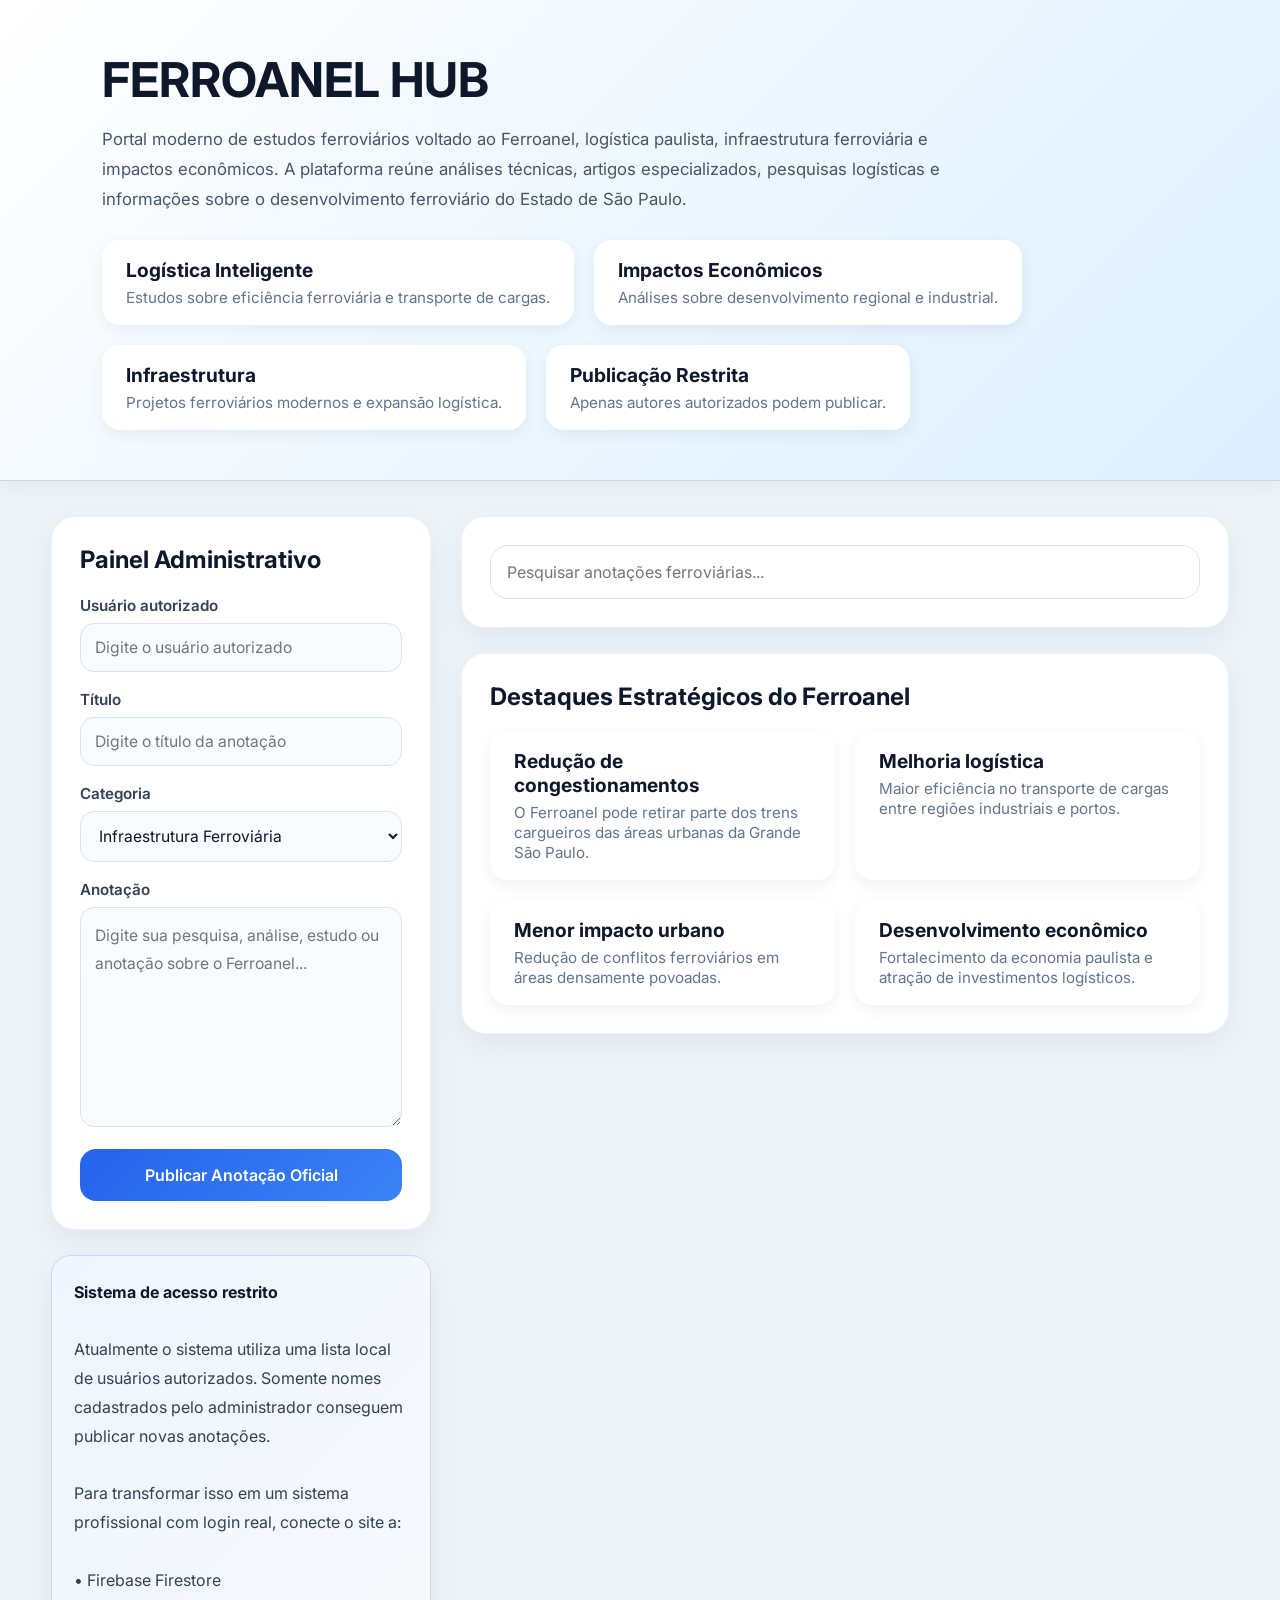
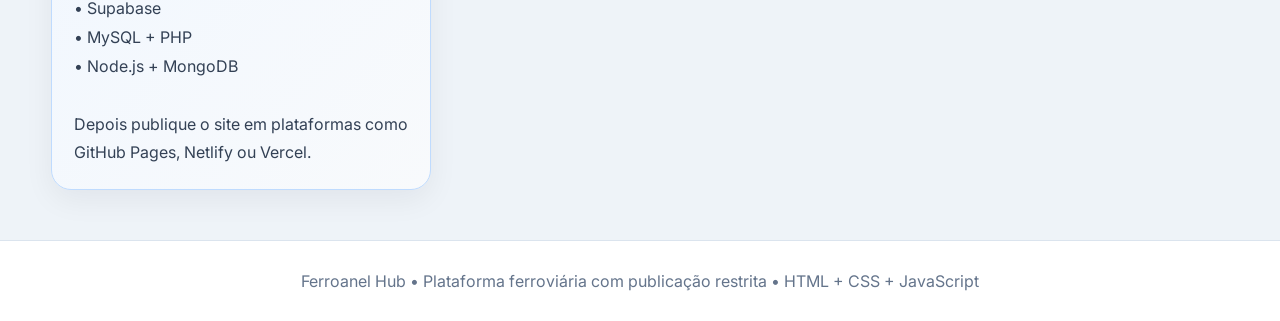
<file: src/imports/pasted_text/ferroanel-hub-platform.html>
<!DOCTYPE html>
<html lang="pt-BR">
<head>
  <meta charset="UTF-8" />
  <meta name="viewport" content="width=device-width, initial-scale=1.0" />
  <title>Ferroanel Hub - Plataforma Ferroviária</title>

  <link rel="preconnect" href="https://fonts.googleapis.com">
  <link rel="preconnect" href="https://fonts.gstatic.com" crossorigin>
  <link href="https://fonts.googleapis.com/css2?family=Inter:wght@300;400;500;600;700&display=swap" rel="stylesheet">

  <style>

    * {
      margin: 0;
      padding: 0;
      box-sizing: border-box;
      font-family: 'Inter', sans-serif;
    }

    body {
      background: #eef3f8;
      color: #1e293b;
      min-height: 100vh;
    }

    header {
      background: linear-gradient(135deg, #ffffff, #dcefff);
      padding: 50px 8%;
      border-bottom: 1px solid #cbd5e1;
      box-shadow: 0 4px 20px rgba(0,0,0,0.05);
    }

    .header-content {
      max-width: 1400px;
      margin: auto;
    }

    header h1 {
      font-size: 3rem;
      color: #0f172a;
      margin-bottom: 15px;
    }

    header p {
      max-width: 900px;
      line-height: 1.8;
      color: #475569;
      font-size: 1.05rem;
    }

    .hero-info {
      margin-top: 25px;
      display: flex;
      gap: 20px;
      flex-wrap: wrap;
    }

    .hero-card {
      background: white;
      padding: 18px 24px;
      border-radius: 18px;
      box-shadow: 0 5px 15px rgba(0,0,0,0.06);
      min-width: 220px;
    }

    .hero-card strong {
      display: block;
      color: #0f172a;
      font-size: 1.2rem;
      margin-bottom: 5px;
    }

    .hero-card span {
      color: #64748b;
      font-size: 0.95rem;
    }

    .layout {
      width: 92%;
      max-width: 1500px;
      margin: 35px auto;
      display: grid;
      grid-template-columns: 380px 1fr;
      gap: 30px;
      align-items: start;
    }

    .sidebar,
    .feed {
      display: flex;
      flex-direction: column;
      gap: 25px;
    }

    .card {
      background: white;
      border-radius: 24px;
      padding: 28px;
      box-shadow: 0 10px 30px rgba(15,23,42,0.06);
      border: 1px solid rgba(148,163,184,0.15);
    }

    .card h2 {
      font-size: 1.5rem;
      margin-bottom: 22px;
      color: #0f172a;
    }

    .input-group {
      margin-bottom: 18px;
    }

    .input-group label {
      display: block;
      margin-bottom: 8px;
      color: #334155;
      font-weight: 600;
      font-size: 0.95rem;
    }

    .input-group input,
    .input-group textarea,
    .input-group select {
      width: 100%;
      border: 1px solid #dbe4ee;
      background: #f8fbff;
      padding: 14px;
      border-radius: 14px;
      font-size: 0.98rem;
      color: #0f172a;
      transition: 0.25s;
    }

    .input-group input:focus,
    .input-group textarea:focus,
    .input-group select:focus {
      outline: none;
      border-color: #60a5fa;
      background: white;
      box-shadow: 0 0 0 4px rgba(96,165,250,0.15);
    }

    .input-group textarea {
      min-height: 220px;
      resize: vertical;
      line-height: 1.8;
    }

    .publish-btn {
      width: 100%;
      border: none;
      padding: 16px;
      border-radius: 16px;
      background: linear-gradient(135deg, #2563eb, #3b82f6);
      color: white;
      font-size: 1rem;
      font-weight: 600;
      cursor: pointer;
      transition: 0.3s;
    }

    .publish-btn:hover {
      transform: translateY(-2px);
      box-shadow: 0 10px 20px rgba(59,130,246,0.25);
    }

    .search-area {
      display: flex;
      gap: 15px;
      align-items: center;
    }

    .search-area input {
      flex: 1;
      border: 1px solid #dbe4ee;
      padding: 16px;
      border-radius: 18px;
      background: white;
      font-size: 1rem;
    }

    .posts {
      display: flex;
      flex-direction: column;
      gap: 24px;
    }

    .post {
      background: white;
      border-radius: 24px;
      padding: 30px;
      box-shadow: 0 10px 30px rgba(15,23,42,0.05);
      border: 1px solid rgba(148,163,184,0.14);
      transition: 0.3s;
    }

    .post:hover {
      transform: translateY(-3px);
    }

    .post-top {
      display: flex;
      justify-content: space-between;
      align-items: center;
      flex-wrap: wrap;
      gap: 15px;
      margin-bottom: 20px;
    }

    .category {
      background: #dbeafe;
      color: #1d4ed8;
      padding: 8px 14px;
      border-radius: 999px;
      font-size: 0.85rem;
      font-weight: 600;
    }

    .date {
      color: #64748b;
      font-size: 0.9rem;
    }

    .post h3 {
      font-size: 1.8rem;
      color: #0f172a;
      margin-bottom: 12px;
      line-height: 1.4;
    }

    .author {
      margin-bottom: 20px;
      color: #475569;
      font-size: 0.98rem;
    }

    .content {
      line-height: 2;
      color: #334155;
      font-size: 1.02rem;
      white-space: pre-line;
    }

    .info-box {
      background: linear-gradient(135deg, #eff6ff, #f8fafc);
      border: 1px solid #bfdbfe;
      padding: 22px;
      border-radius: 20px;
      line-height: 1.8;
      color: #334155;
    }

    .info-box strong {
      color: #0f172a;
    }

    .empty-state {
      background: white;
      padding: 70px 30px;
      border-radius: 24px;
      text-align: center;
      color: #64748b;
      box-shadow: 0 10px 30px rgba(15,23,42,0.05);
    }

    footer {
      margin-top: 50px;
      padding: 30px;
      text-align: center;
      color: #64748b;
      border-top: 1px solid #dbe4ee;
      background: white;
    }

    @media(max-width: 1100px) {
      .layout {
        grid-template-columns: 1fr;
      }

      header h1 {
        font-size: 2.3rem;
      }
    }

  </style>
</head>
<body>

<header>
  <div class="header-content">

    <h1>FERROANEL HUB</h1>

    <p>
      Portal moderno de estudos ferroviários voltado ao Ferroanel,
      logística paulista, infraestrutura ferroviária e impactos econômicos.
      A plataforma reúne análises técnicas, artigos especializados,
      pesquisas logísticas e informações sobre o desenvolvimento ferroviário do Estado de São Paulo.
    </p>

    <div class="hero-info">

      <div class="hero-card">
        <strong>Logística Inteligente</strong>
        <span>Estudos sobre eficiência ferroviária e transporte de cargas.</span>
      </div>

      <div class="hero-card">
        <strong>Impactos Econômicos</strong>
        <span>Análises sobre desenvolvimento regional e industrial.</span>
      </div>

      <div class="hero-card">
        <strong>Infraestrutura</strong>
        <span>Projetos ferroviários modernos e expansão logística.</span>
      </div>

      <div class="hero-card">
        <strong>Publicação Restrita</strong>
        <span>Apenas autores autorizados podem publicar.</span>
      </div>

    </div>

  </div>
</header>

<main class="layout">

  <aside class="sidebar">

    <section class="card">

      <h2>Painel Administrativo</h2>

      <div class="input-group">
        <label>Usuário autorizado</label>
        <input type="text" id="author" placeholder="Digite o usuário autorizado" />
      </div>

      <div class="input-group">
        <label>Título</label>
        <input type="text" id="title" placeholder="Digite o título da anotação" />
      </div>

      <div class="input-group">
        <label>Categoria</label>

        <select id="category">
          <option>Infraestrutura Ferroviária</option>
          <option>Logística</option>
          <option>Mobilidade Urbana</option>
          <option>Operações Ferroviárias</option>
          <option>Projetos Ferroanel</option>
          <option>Economia</option>
          <option>Urbanismo</option>
          <option>Pesquisa Técnica</option>
        </select>
      </div>

      <div class="input-group">
        <label>Anotação</label>
        <textarea id="content" placeholder="Digite sua pesquisa, análise, estudo ou anotação sobre o Ferroanel..."></textarea>
      </div>

      <button class="publish-btn" onclick="publishPost()">
        Publicar Anotação Oficial
      </button>

    </section>

    <section class="card info-box">

      <strong>Sistema de acesso restrito</strong>
      <br><br>

      Atualmente o sistema utiliza uma lista local de usuários autorizados.
      Somente nomes cadastrados pelo administrador conseguem publicar novas anotações.
      
      <br><br>

      Para transformar isso em um sistema profissional com login real, conecte o site a:

      <br><br>

      • Firebase Firestore<br>
      • Supabase<br>
      • MySQL + PHP<br>
      • Node.js + MongoDB

      <br><br>

      Depois publique o site em plataformas como GitHub Pages, Netlify ou Vercel.

    </section>

  </aside>

  <section class="feed">

    <section class="card search-area">
      <input type="text" id="searchInput" placeholder="Pesquisar anotações ferroviárias..." onkeyup="searchPosts()" />
    </section>

    <section class="card">

      <h2 style="margin-bottom:20px;">Destaques Estratégicos do Ferroanel</h2>

      <div style="display:grid; grid-template-columns:repeat(auto-fit,minmax(250px,1fr)); gap:20px;">

        <div class="hero-card">
          <strong>Redução de congestionamentos</strong>
          <span>O Ferroanel pode retirar parte dos trens cargueiros das áreas urbanas da Grande São Paulo.</span>
        </div>

        <div class="hero-card">
          <strong>Melhoria logística</strong>
          <span>Maior eficiência no transporte de cargas entre regiões industriais e portos.</span>
        </div>

        <div class="hero-card">
          <strong>Menor impacto urbano</strong>
          <span>Redução de conflitos ferroviários em áreas densamente povoadas.</span>
        </div>

        <div class="hero-card">
          <strong>Desenvolvimento econômico</strong>
          <span>Fortalecimento da economia paulista e atração de investimentos logísticos.</span>
        </div>

      </div>

    </section>

    <section class="posts" id="postsContainer"></section>

  </section>

</main>

<footer>
  Ferroanel Hub • Plataforma ferroviária com publicação restrita • HTML + CSS + JavaScript
</footer>

<script>

  const authorizedUsers = [
    'Murilo',
    'Administrador',
    'Equipe Ferroanel',
    'Editor Oficial'
  ];

  let posts = JSON.parse(localStorage.getItem('ferroanelPosts')) || [
    {
      author: 'Administração',
      title: 'Como o Ferroanel pode transformar a logística paulista',
      category: 'Logística',
      content: 'O Ferroanel possui potencial para reorganizar o transporte ferroviário de cargas no Estado de São Paulo. Atualmente, muitos trens dividem espaço com linhas urbanas de passageiros, gerando conflitos operacionais e reduzindo a eficiência logística.

Com a implantação do Ferroanel, o transporte de cargas poderá ser desviado das áreas urbanas, reduzindo congestionamentos ferroviários e melhorando a circulação de mercadorias entre regiões industriais e portos estratégicos.',
      date: new Date().toLocaleString('pt-BR')
    },
    {
      author: 'Equipe Ferroanel',
      title: 'Benefícios econômicos do Ferroanel para São Paulo',
      category: 'Economia',
      content: 'O projeto do Ferroanel pode gerar impactos positivos significativos para a economia paulista. A melhoria da infraestrutura ferroviária reduz custos logísticos, aumenta a competitividade industrial e fortalece corredores de exportação.

Além disso, o desenvolvimento ferroviário tende a estimular investimentos privados, expansão industrial e geração de empregos ligados ao setor logístico.',
      date: new Date().toLocaleString('pt-BR')
    },
    {
      author: 'Editor Oficial',
      title: 'Impactos sociais e urbanos do Ferroanel',
      category: 'Mobilidade Urbana',
      content: 'A separação entre transporte urbano de passageiros e transporte ferroviário de cargas pode melhorar significativamente a mobilidade urbana da Região Metropolitana de São Paulo.

O Ferroanel também pode reduzir riscos operacionais em áreas urbanas, diminuir interferências no trânsito e ampliar a eficiência do sistema ferroviário paulista.',
      date: new Date().toLocaleString('pt-BR')
    }
  ];

  function savePosts() {
    localStorage.setItem('ferroanelPosts', JSON.stringify(posts));
  }

  function renderPosts(filteredPosts = posts) {

    const container = document.getElementById('postsContainer');
    container.innerHTML = '';

    if(filteredPosts.length === 0) {

      container.innerHTML = `
        <div class="empty-state">
          <h2>Nenhuma anotação encontrada</h2>
          <br>
          <p>Tente pesquisar outro termo ou publique novas informações.</p>
        </div>
      `;

      return;
    }

    [...filteredPosts].reverse().forEach(post => {

      const div = document.createElement('div');
      div.className = 'post';

      div.innerHTML = `

        <div class="post-top">
          <div class="category">${post.category}</div>
          <div class="date">${post.date}</div>
        </div>

        <h3>${post.title}</h3>

        <div class="author">
          Publicado por <strong>${post.author}</strong>
        </div>

        <div class="content">
          ${post.content}
        </div>

      `;

      container.appendChild(div);

    });

  }

  function publishPost() {

    const allowedUsers = authorizedUsers.map(user => user.toLowerCase());

    const author = document.getElementById('author').value.trim();
    const title = document.getElementById('title').value.trim();
    const category = document.getElementById('category').value;
    const content = document.getElementById('content').value.trim();

    if(!author || !title || !content) {
      alert('Preencha todos os os campos.');
      return;
    }

    if(!allowedUsers.includes(author.toLowerCase())) {
      alert('Você não possui permissão para publicar neste blog.');
      return;
    }

    const newPost = {
      author,
      title,
      category,
      content,
      date: new Date().toLocaleString('pt-BR')
    };

    posts.push(newPost);

    savePosts();
    renderPosts();

    document.getElementById('author').value = '';
    document.getElementById('title').value = '';
    document.getElementById('content').value = '';

    alert('Anotação publicada com sucesso!');
  }

  function searchPosts() {

    const term = document.getElementById('searchInput').value.toLowerCase();

    const filtered = posts.filter(post =>
      post.title.toLowerCase().includes(term) ||
      post.content.toLowerCase().includes(term) ||
      post.category.toLowerCase().includes(term) ||
      post.author.toLowerCase().includes(term)
    );

    renderPosts(filtered);
  }

  renderPosts();

</script>

</body>
</html>
</file>
